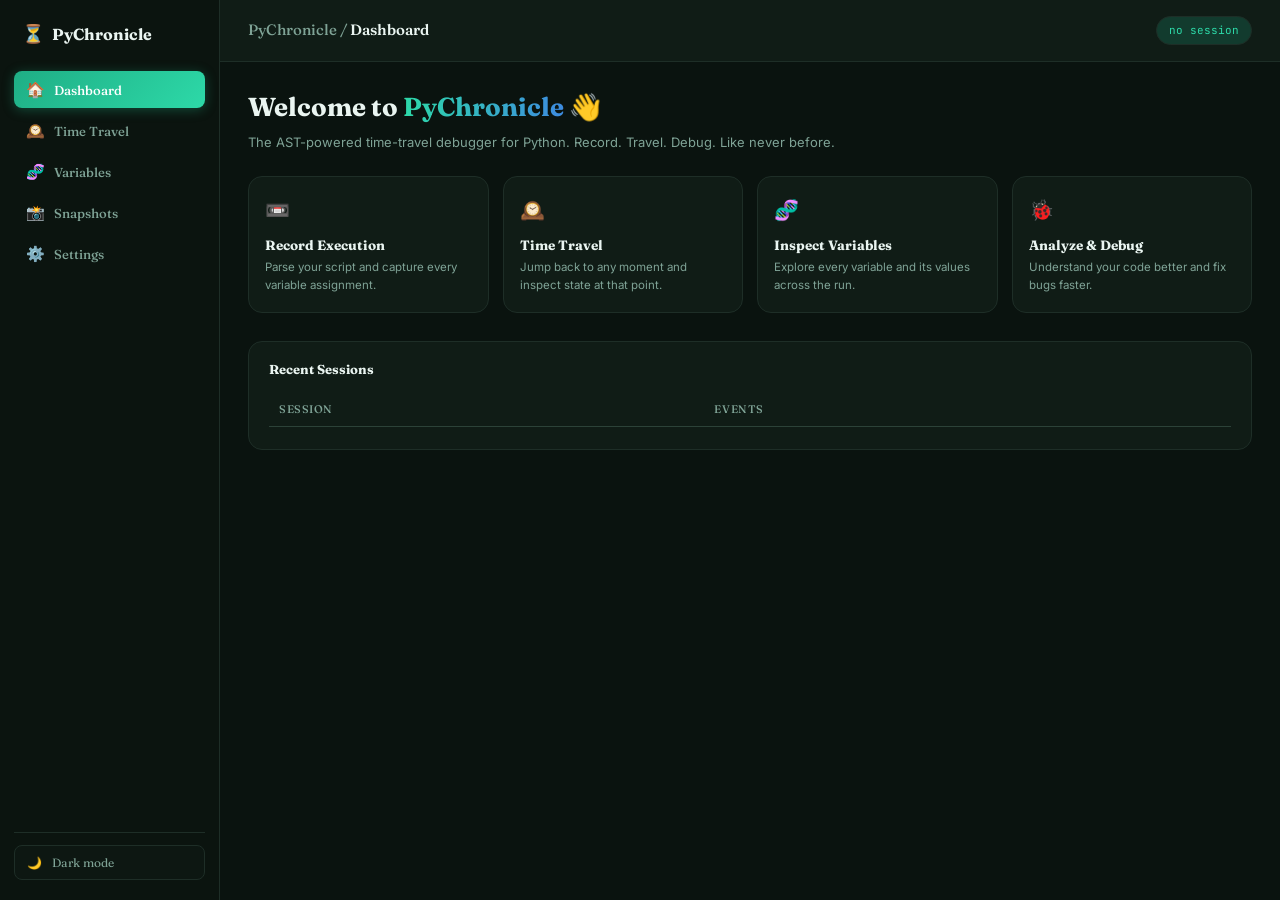
<file: frontend/index.html>
<!doctype html>
<html lang="en">
<head>
<meta charset="utf-8">
<meta name="viewport" content="width=device-width, initial-scale=1">
<title>PyChronicle — Time-Travel Debugger</title>
<link rel="preconnect" href="https://fonts.googleapis.com">
<link href="https://fonts.googleapis.com/css2?family=Fraunces:opsz,wght@9..144,500;9..144,600;9..144,700&family=Inter:wght@400;500;600;700&family=JetBrains+Mono:wght@400;500;600&display=swap" rel="stylesheet">
<link rel="stylesheet" href="styles.css">
</head>
<body>

<div class="app-shell">

  <aside class="sidebar">
    <div class="brand" aria-label="PyChronicle time-travel debugger"><span class="brand-glyph">⏳</span> PyChronicle</div>

    <button class="nav-item active" data-target="dashboard"><span class="nav-icon">🏠</span>Dashboard</button>
    <button class="nav-item" data-target="timetravel"><span class="nav-icon">🕰️</span>Time Travel</button>
    <button class="nav-item" data-target="variables"><span class="nav-icon">🧬</span>Variables</button>
    <button class="nav-item" data-target="snapshots"><span class="nav-icon">📸</span>Snapshots</button>
    <button class="nav-item" data-target="settings"><span class="nav-icon">⚙️</span>Settings</button>

    <div class="sidebar-footer">
      <button id="themeBtn" class="theme-btn"><span id="themeIcon">🌙</span><span id="themeLabel">Dark mode</span></button>
    </div>
  </aside>

  <div class="main">
    <header class="topbar">
      <div class="breadcrumb"><span class="dim">PyChronicle /</span> <span id="breadcrumbCurrent">Dashboard</span></div>
      <div class="session-tag" id="sessionTag">no session</div>
    </header>

    <div class="content">

      <!-- ---- Dashboard ---- -->
      <section class="page active" id="page-dashboard">
        <div class="welcome">
          <h1>Welcome to <span class="accent">PyChronicle</span> 👋</h1>
          <p>The AST-powered time-travel debugger for Python. Record. Travel. Debug. Like never before.</p>
        </div>

        <div class="feature-grid">
          <div class="feature-card"><div class="ficon">📼</div><h3>Record Execution</h3><p>Parse your script and capture every variable assignment.</p></div>
          <div class="feature-card"><div class="ficon">🕰️</div><h3>Time Travel</h3><p>Jump back to any moment and inspect state at that point.</p></div>
          <div class="feature-card"><div class="ficon">🧬</div><h3>Inspect Variables</h3><p>Explore every variable and its values across the run.</p></div>
          <div class="feature-card"><div class="ficon">🐞</div><h3>Analyze &amp; Debug</h3><p>Understand your code better and fix bugs faster.</p></div>
        </div>

        <div class="panel">
          <div class="panel-head"><h2>Recent Sessions</h2></div>
          <table class="data-table">
            <thead><tr><th>Session</th><th>Events</th><th></th></tr></thead>
            <tbody id="sessionsTableBody"></tbody>
          </table>
          <p id="sessionsEmptyHint" class="empty-hint" hidden>No sessions yet — head to Settings and parse a file to get started.</p>
        </div>
      </section>

      <!-- ---- Time Travel ---- -->
      <section class="page" id="page-timetravel">
        <div class="page-head">
          <h1>Time Travel</h1>
          <p>Navigate through execution snapshots.</p>
        </div>

        <div class="transport">
          <button id="playBtn" class="transport-btn" disabled>▶</button>
          <div class="step-btns">
            <button id="stepBack" class="step-btn" disabled>◀</button>
            <button id="stepFwd" class="step-btn" disabled>▶</button>
          </div>
          <div class="scrubber-track-wrap" id="scrubber">
            <div class="scrubber-line"></div>
            <div class="scrubber-ticks" id="ticks"></div>
          </div>
          <div class="counter"><span id="counterIndex">0</span><span class="counter-sep">/</span><span id="counterTotal">0</span></div>
        </div>

        <div class="tt-grid">
          <div class="panel">
            <div class="panel-head"><h2>Snapshot Info</h2></div>
            <div class="info-row"><span class="k">Line</span><span class="v" id="infoLine">—</span></div>
            <div class="info-row"><span class="k">Variable</span><span class="v" id="infoVar">—</span></div>
            <div class="info-row"><span class="k">Scope</span><span class="v" id="infoScope">—</span></div>
            <div class="info-row"><span class="k">Time</span><span class="v" id="infoTime">—</span></div>
            <div class="info-row"><span class="k">Value</span><span class="v" id="infoValue">—</span></div>
            <div class="actions-col">
              <button class="ghost" id="jumpStart">Jump to start</button>
              <button class="ghost" id="jumpEnd">Jump to latest</button>
            </div>
          </div>

          <div class="panel">
            <div class="panel-head"><h2>Variables at this snapshot</h2></div>
            <table class="data-table">
              <thead><tr><th>Variable</th><th>Value</th><th>Scope</th><th>Line</th></tr></thead>
              <tbody id="snapshotVarsBody"></tbody>
            </table>
            <p id="ttEmptyHint" class="empty-hint" hidden>No snapshots yet — parse a file from Settings first.</p>
          </div>
        </div>
      </section>

      <!-- ---- Variables ---- -->
      <section class="page" id="page-variables">
        <div class="page-head">
          <h1>Variables Explorer</h1>
          <p>Browse every variable seen across this session.</p>
        </div>

        <div class="search-row">
          <input id="varSearch" type="text" placeholder="Search variables…" autocomplete="off">
        </div>

        <div class="panel">
          <table class="data-table">
            <thead><tr><th>Variable</th><th>Type</th><th>Last Value</th><th>Scope</th><th>Times Seen</th></tr></thead>
            <tbody id="variablesTableBody"></tbody>
          </table>
          <p id="varsEmptyHint" class="empty-hint" hidden>No variables recorded yet.</p>
        </div>
      </section>

      <!-- ---- Snapshots ---- -->
      <section class="page" id="page-snapshots">
        <div class="page-head">
          <h1>Snapshots</h1>
          <p>Every recorded assignment, in order.</p>
        </div>

        <div class="panel">
          <table class="data-table">
            <thead><tr><th>#</th><th>Line</th><th>Variable</th><th>Value</th><th>Scope</th><th>Time</th></tr></thead>
            <tbody id="snapshotsTableBody"></tbody>
          </table>
          <p id="snapsEmptyHint" class="empty-hint" hidden>No snapshots yet.</p>
        </div>
      </section>

      <!-- ---- Settings ---- -->
      <section class="page" id="page-settings">
        <div class="page-head">
          <h1>Settings</h1>
          <p>Parse a file, switch sessions, and adjust appearance.</p>
        </div>

        <div class="panel" style="margin-bottom: 16px;">
          <div class="panel-head"><h2>Parse a file</h2></div>
          <form id="parseForm" class="settings-row">
            <input id="parseFile" type="file" accept=".py" required>
            <button type="submit" class="primary">Parse file</button>
            <span id="parseStatus" class="parse-status"></span>
          </form>
        </div>

        <div class="panel" style="margin-bottom: 16px;">
          <div class="panel-head"><h2>Active session</h2></div>
          <div class="settings-row">
            <select id="sessionSelect"><option value="">All sessions</option></select>
          </div>
        </div>

        <div class="panel">
          <div class="panel-head"><h2>Appearance</h2></div>
          <div class="settings-row">
            <span style="color: var(--text-dim); font-size: 12.5px;">Current theme: <strong id="currentThemeLabel">Dark</strong></span>
            <button class="ghost" id="settingsThemeBtn">Toggle theme</button>
          </div>
        </div>
      </section>

    </div>
  </div>
</div>

<script src="config.js"></script>
<script src="app.js"></script>
</body>
</html>
</file>
<file: frontend/styles.css>
:root {
  --bg: #0A130F;
  --sidebar-bg: #0B140F;
  --panel: #101C16;
  --panel-alt: #0D1712;
  --border: #1E2E27;
  --border-bright: #2C4238;
  --text: #EAF5F1;
  --text-dim: #7FA396;
  --purple: #1FAE85;
  --purple-bright: #2DD9A8;
  --purple-dim: #123B2E;
  --purple-glow: rgba(31, 174, 133, 0.35);
  --success: #34D399;
  --danger: #E0654C;
  --amber: #F2A65A;
  --teal: #3D8BE0;
  --radius: 14px;
  --display-font: 'Fraunces', Georgia, serif;
  --body-font: 'Inter', -apple-system, sans-serif;
  --mono-font: 'JetBrains Mono', monospace;
}

body[data-theme="light"] {
  --bg: #F4FAF8;
  --sidebar-bg: #FFFFFF;
  --panel: #FFFFFF;
  --panel-alt: #EAF5F1;
  --border: rgba(15, 42, 36, 0.09);
  --border-bright: rgba(15, 42, 36, 0.16);
  --text: #122A24;
  --text-dim: #52746B;
  --purple: #1FAE85;
  --purple-bright: #0E8A66;
  --purple-dim: rgba(31, 174, 133, 0.13);
  --purple-glow: rgba(31, 174, 133, 0.18);
  --success: #059669;
  --danger: #C6503A;
  --amber: #B45309;
  --teal: #2569B4;
}

* { box-sizing: border-box; }

body {
  margin: 0;
  background: var(--bg);
  color: var(--text);
  font-family: var(--body-font);
  font-size: 13.5px;
  line-height: 1.5;
  transition: background 0.25s, color 0.25s;
}

.eyebrow {
  font-family: var(--display-font);
  font-size: 11px;
  font-weight: 600;
  letter-spacing: 0.12em;
  text-transform: uppercase;
  color: var(--text-dim);
}

/* ---- App shell ------------------------------------------------------ */
.app-shell { display: flex; min-height: 100vh; }

.sidebar {
  width: 220px;
  flex-shrink: 0;
  background: var(--sidebar-bg);
  border-right: 1px solid var(--border);
  padding: 20px 14px;
  display: flex;
  flex-direction: column;
  gap: 4px;
}

.brand {
  display: flex;
  align-items: center;
  gap: 8px;
  padding: 0 8px 20px;
  font-family: var(--display-font);
  font-weight: 700;
  font-size: 16px;
}
.brand-glyph { font-size: 18px; }

.nav-item {
  display: flex;
  align-items: center;
  gap: 10px;
  padding: 9px 12px;
  border-radius: 8px;
  color: var(--text-dim);
  font-family: var(--display-font);
  font-size: 13px;
  font-weight: 500;
  cursor: pointer;
  border: none;
  background: transparent;
  text-align: left;
  width: 100%;
}
.nav-item:hover { background: var(--panel-alt); color: var(--text); }
.nav-item.active {
  background: linear-gradient(135deg, var(--purple), var(--purple-bright));
  color: #fff;
  box-shadow: 0 2px 12px var(--purple-glow);
}
.nav-icon { font-size: 15px; width: 18px; text-align: center; }

.sidebar-footer {
  margin-top: auto;
  padding-top: 12px;
  border-top: 1px solid var(--border);
}

.theme-btn {
  display: flex;
  align-items: center;
  gap: 10px;
  width: 100%;
  padding: 9px 12px;
  border-radius: 8px;
  border: 1px solid var(--border);
  background: var(--panel-alt);
  color: var(--text-dim);
  font-family: var(--display-font);
  font-size: 12px;
  cursor: pointer;
}
.theme-btn:hover { color: var(--text); border-color: var(--border-bright); }

/* ---- Main area -------------------------------------------------------- */
.main { flex: 1; min-width: 0; display: flex; flex-direction: column; }

.topbar {
  display: flex;
  align-items: center;
  justify-content: space-between;
  padding: 16px 28px;
  border-bottom: 1px solid var(--border);
  background: var(--panel);
}

.breadcrumb { font-family: var(--display-font); font-weight: 600; font-size: 15px; }
.breadcrumb .dim { color: var(--text-dim); font-weight: 500; }

.session-tag {
  font-family: var(--mono-font);
  font-size: 11px;
  padding: 5px 12px;
  border-radius: 999px;
  background: var(--purple-dim);
  color: var(--purple-bright);
  border: 1px solid var(--border);
}

.content { padding: 26px 28px 60px; max-width: 1200px; }

.page { display: none; }
.page.active { display: block; animation: fadeIn 0.2s ease; }
@keyframes fadeIn { from { opacity: 0; transform: translateY(4px); } to { opacity: 1; transform: translateY(0); } }

/* ---- Buttons & inputs -------------------------------------------------- */
button.primary {
  background: linear-gradient(135deg, var(--purple-bright), var(--purple));
  color: #fff;
  border: none;
  border-radius: 8px;
  font-family: var(--display-font);
  font-weight: 600;
  font-size: 13px;
  padding: 9px 16px;
  cursor: pointer;
  box-shadow: 0 2px 12px var(--purple-glow);
}
button.primary:hover { filter: brightness(1.08); }
button.primary:disabled { opacity: 0.4; cursor: not-allowed; }

button.ghost {
  background: transparent;
  color: var(--purple-bright);
  border: 1px solid var(--purple-dim);
  border-radius: 8px;
  font-family: var(--display-font);
  font-weight: 600;
  font-size: 12px;
  padding: 8px 14px;
  cursor: pointer;
}
button.ghost:disabled { color: var(--text-dim); border-color: var(--border); cursor: not-allowed; }

input[type="text"], input[type="file"], select {
  background: var(--panel-alt);
  border: 1px solid var(--border);
  border-radius: 8px;
  color: var(--text);
  font-family: var(--mono-font);
  font-size: 13px;
  padding: 9px 12px;
}
input[type="text"]:focus { outline: none; border-color: var(--purple); box-shadow: 0 0 0 3px var(--purple-glow); }

/* ---- Dashboard page ----------------------------------------------------- */
.welcome h1 { font-family: var(--display-font); font-size: 26px; margin: 0 0 6px; }
.welcome h1 .accent {
  background: linear-gradient(90deg, var(--purple-bright), var(--teal));
  -webkit-background-clip: text; background-clip: text; color: transparent;
}
.welcome p { color: var(--text-dim); margin: 0 0 24px; font-size: 13px; }

.feature-grid { display: grid; grid-template-columns: repeat(4, 1fr); gap: 14px; margin-bottom: 28px; }
@media (max-width: 900px) { .feature-grid { grid-template-columns: repeat(2, 1fr); } }

.feature-card {
  background: var(--panel);
  border: 1px solid var(--border);
  border-radius: var(--radius);
  padding: 18px 16px;
}
.feature-card .ficon { font-size: 20px; margin-bottom: 10px; }
.feature-card h3 { font-family: var(--display-font); font-size: 13.5px; margin: 0 0 4px; }
.feature-card p { color: var(--text-dim); font-size: 11.5px; margin: 0; line-height: 1.5; }

.panel {
  background: var(--panel);
  border: 1px solid var(--border);
  border-radius: var(--radius);
  padding: 18px 20px 22px;
}

.panel-head { display: flex; align-items: center; justify-content: space-between; margin-bottom: 14px; }
.panel-head h2 { font-family: var(--display-font); font-size: 13px; margin: 0; }

table.data-table { width: 100%; border-collapse: collapse; font-size: 12.5px; }
table.data-table th {
  text-align: left; color: var(--text-dim); font-weight: 500;
  padding: 8px 10px; border-bottom: 1px solid var(--border-bright);
  font-family: var(--display-font); font-size: 11px; text-transform: uppercase; letter-spacing: 0.05em;
}
table.data-table td { padding: 9px 10px; border-bottom: 1px solid var(--border); color: var(--text); }
table.data-table tr:hover td { background: var(--panel-alt); }
table.data-table td.mono { font-family: var(--mono-font); }

.empty-hint { color: var(--text-dim); font-size: 12.5px; line-height: 1.6; padding: 10px 0; }

/* ---- Time Travel page ---------------------------------------------------- */
.page-head { margin-bottom: 18px; }
.page-head h1 { font-family: var(--display-font); font-size: 19px; margin: 0 0 4px; }
.page-head p { color: var(--text-dim); font-size: 12.5px; margin: 0; }

.transport {
  display: grid;
  grid-template-columns: auto auto 1fr auto;
  align-items: center;
  gap: 14px;
  background: var(--panel);
  border: 1px solid var(--border);
  border-radius: var(--radius);
  padding: 16px 18px;
  margin-bottom: 20px;
}

.transport-btn {
  width: 40px; height: 40px; border-radius: 50%;
  border: none;
  background: linear-gradient(135deg, var(--purple-bright), var(--purple));
  color: #fff; font-size: 14px; cursor: pointer;
  box-shadow: 0 2px 12px var(--purple-glow);
}
.transport-btn:disabled { opacity: 0.35; cursor: not-allowed; box-shadow: none; }

.step-btns { display: flex; gap: 6px; }
.step-btn {
  width: 32px; height: 32px; border-radius: 50%;
  border: 1px solid var(--border-bright);
  background: var(--panel-alt); color: var(--text); cursor: pointer; font-size: 12px;
}
.step-btn:disabled { opacity: 0.35; cursor: not-allowed; }

.counter {
  font-family: var(--mono-font); font-weight: 600; font-size: 14px;
  color: var(--purple-bright); white-space: nowrap;
}
.counter-sep { opacity: 0.5; margin: 0 3px; color: var(--text-dim); }

.scrubber-track-wrap { position: relative; height: 34px; }
.scrubber-line {
  position: absolute; top: 50%; left: 0; right: 0; height: 4px;
  background: var(--border-bright); border-radius: 2px; transform: translateY(-50%);
}
.scrubber-ticks { position: absolute; inset: 0; }
.tick {
  position: absolute; top: 50%; width: 8px; height: 8px; border-radius: 50%;
  transform: translate(-50%, -50%); background: var(--purple-dim); border: 2px solid var(--border-bright);
  cursor: pointer;
}
.tick.active { background: var(--purple-bright); border-color: var(--purple-bright); box-shadow: 0 0 8px var(--purple-glow); }

.time-readout { font-family: var(--mono-font); font-size: 12px; color: var(--text-dim); white-space: nowrap; text-align: right; }

.tt-grid { display: grid; grid-template-columns: 260px 1fr; gap: 16px; }
@media (max-width: 820px) { .tt-grid { grid-template-columns: 1fr; } }

.info-row { display: flex; justify-content: space-between; padding: 7px 0; border-bottom: 1px solid var(--border); font-size: 12.5px; }
.info-row .k { color: var(--text-dim); }
.info-row .v { font-family: var(--mono-font); color: var(--text); }

.actions-col { display: flex; flex-direction: column; gap: 8px; margin-top: 14px; }

/* ---- Variables page ------------------------------------------------------- */
.search-row { display: flex; gap: 10px; margin-bottom: 16px; }
.search-row input { flex: 1; }

.var-dot { width: 8px; height: 8px; border-radius: 50%; display: inline-block; margin-right: 8px; box-shadow: 0 0 6px currentColor; }

/* ---- Settings page --------------------------------------------------------- */
.settings-row { display: flex; gap: 12px; align-items: center; flex-wrap: wrap; margin-bottom: 16px; }
.parse-status { font-family: var(--mono-font); font-size: 12px; color: var(--teal); }

@media (max-width: 720px) {
  .app-shell { flex-direction: column; }
  .sidebar { width: 100%; flex-direction: row; overflow-x: auto; padding: 10px; }
  .brand { display: none; }
  .sidebar-footer { margin-top: 0; border-top: none; }
}
</file>
